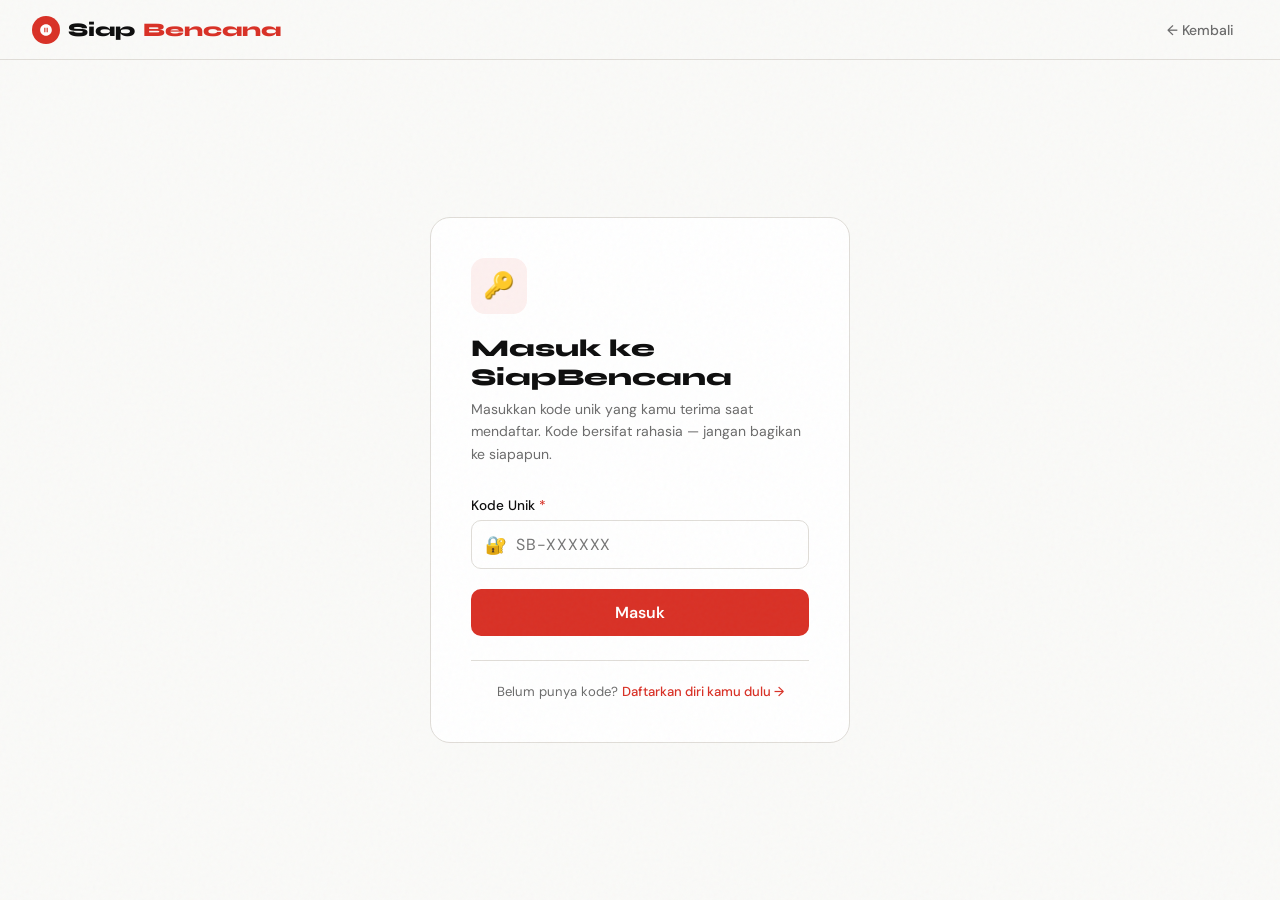
<file: pertemuan ke 6/siapbencana/admin.html>
<!DOCTYPE html>
<html lang="id">
<head>
<meta charset="UTF-8">
<meta name="viewport" content="width=device-width, initial-scale=1.0">
<title>Admin — SiapBencana</title>
<link href="https://fonts.googleapis.com/css2?family=Syne:wght@400;500;600;700;800&family=DM+Sans:wght@300;400;500&display=swap" rel="stylesheet">
<link rel="stylesheet" href="assets/css/main.css">
<link rel="stylesheet" href="assets/css/dashboard.css">
</head>
<body>

<nav>
  <a class="nav-logo" href="index.html">
    <div class="logo-dot">
      <svg viewBox="0 0 24 24"><path d="M12 2C6.48 2 2 6.48 2 12s4.48 10 10 10 10-4.48 10-10S17.52 2 12 2zm-1 14H9V8h2v8zm4 0h-2V8h2v8z"/></svg>
    </div>
    Siap<span>Bencana</span>
  </a>
  <div class="nav-tabs">
    <span class="badge badge-admin" style="padding:6px 14px;font-size:0.85rem">⚙️ Admin Panel</span>
    <button class="btn-primary" style="padding:7px 16px;font-size:0.85rem;margin-left:8px" onclick="loadAdminData()">🔄 Refresh</button>
    <button class="nav-tab nav-logout" onclick="logout()" style="margin-left:4px">Keluar →</button>
  </div>
</nav>

<div class="dashboard-wrap">
  <div class="dashboard-header">
    <div>
      <div class="dashboard-title">⚙️ Admin Dashboard</div>
      <div class="dashboard-subtitle">Kelola seluruh data relawan — verifikasi, hapus, pantau laporan</div>
    </div>
    <button class="btn-secondary" onclick="exportCSV()" style="font-size:0.85rem">📥 Export CSV</button>
  </div>

  <!-- Stats -->
  <div class="stats-grid">
    <div class="stat-card"><div class="stat-card-num" id="as-total">—</div><div class="stat-card-label">Total Relawan</div></div>
    <div class="stat-card"><div class="stat-card-num green" id="as-verified">—</div><div class="stat-card-label">Terverifikasi</div></div>
    <div class="stat-card"><div class="stat-card-num amber" id="as-pending">—</div><div class="stat-card-label">Menunggu Verifikasi</div></div>
    <div class="stat-card"><div class="stat-card-num red" id="as-flagged">—</div><div class="stat-card-label">Dilaporkan</div></div>
    <div class="stat-card"><div class="stat-card-num green" id="as-aktif">—</div><div class="stat-card-label">Status Siap</div></div>
    <div class="stat-card"><div class="stat-card-num blue" id="as-kota">—</div><div class="stat-card-label">Kota Terjangkau</div></div>
  </div>

  <!-- Tabs -->
  <div class="dash-tabs">
    <button class="dash-tab active" data-tab="semua" onclick="switchAdminTab('semua')">📋 Semua Relawan</button>
    <button class="dash-tab" data-tab="pending" onclick="switchAdminTab('pending')">⏳ Antrian Verifikasi</button>
    <button class="dash-tab" data-tab="flagged" onclick="switchAdminTab('flagged')">🚩 Laporan Masuk</button>
    <button class="dash-tab" data-tab="koordinator" onclick="switchAdminTab('koordinator')">🗺️ Kelola Koordinator</button>
  </div>

  <!-- Panel Semua -->
  <div id="admin-panel-semua" class="dash-panel">
    <div class="dash-search-bar">
      <input class="dash-search-input" id="admin-search" type="text" placeholder="Cari nama, kota, keahlian..." oninput="filterAllTable()">
    </div>
    <div class="data-table-wrap">
      <table class="data-table">
        <thead>
          <tr>
            <th>Kode</th><th>Nama</th><th>Keahlian</th><th>Kota</th>
            <th>Verifikasi</th><th>Status</th><th>Flag</th><th>Aksi</th>
          </tr>
        </thead>
        <tbody id="admin-table-body">
          <tr><td colspan="8" style="text-align:center;padding:2rem;color:var(--grey)">Memuat data...</td></tr>
        </tbody>
      </table>
    </div>
  </div>

  <!-- Panel Pending -->
  <div id="admin-panel-pending" class="dash-panel" style="display:none">
    <div style="background:var(--amber-light);border:1px solid #FAC775;border-radius:10px;padding:1rem;margin-bottom:1rem;font-size:0.875rem;color:var(--amber)">
      ⚠️ Relawan di bawah ini belum diverifikasi. Hubungi mereka via telepon untuk konfirmasi keahlian, lalu klik <strong>Approve</strong>.
    </div>
    <div class="data-table-wrap">
      <table class="data-table">
        <thead>
          <tr><th>Kode</th><th>Nama</th><th>Keahlian</th><th>Lokasi</th><th>Kontak</th><th>Aksi</th></tr>
        </thead>
        <tbody id="pending-table-body"></tbody>
      </table>
    </div>
  </div>

  <!-- Panel Flagged -->
  <div id="admin-panel-flagged" class="dash-panel" style="display:none">
    <div style="background:var(--red-light);border:1px solid var(--red-mid);border-radius:10px;padding:1rem;margin-bottom:1rem;font-size:0.875rem;color:var(--red-dark)">
      🚩 Profil yang dilaporkan 3+ kali perlu segera ditinjau. Hapus jika terbukti tidak valid.
    </div>
    <div class="data-table-wrap">
      <table class="data-table">
        <thead>
          <tr><th>Nama</th><th>Keahlian</th><th>Kota</th><th>Jumlah Laporan</th><th>Aksi</th></tr>
        </thead>
        <tbody id="flag-table-body"></tbody>
      </table>
    </div>
  </div>

  <!-- Panel Koordinator -->
  <div id="admin-panel-koordinator" class="dash-panel" style="display:none">
    <div class="section-card">
      <div class="section-card-title">➕ Tambah Akun Koordinator</div>
      <p style="font-size:0.875rem;color:var(--grey);margin-bottom:1rem">Koordinator mendapat kode unik format <code>KOORD-XXXXX</code> yang digunakan untuk login.</p>
      <div class="form-grid">
        <div class="form-group">
          <label class="form-label">Nama Koordinator <span>*</span></label>
          <input class="form-input" id="koord-add-nama" type="text" placeholder="Nama lengkap">
        </div>
        <div class="form-group">
          <label class="form-label">Instansi / Organisasi</label>
          <input class="form-input" id="koord-add-instansi" type="text" placeholder="BPBD, PMI, dll">
        </div>
        <div class="form-group">
          <label class="form-label">Wilayah Kerja</label>
          <input class="form-input" id="koord-add-wilayah" type="text" placeholder="Kota / Kabupaten">
        </div>
        <div class="form-group">
          <label class="form-label">Kontak</label>
          <input class="form-input" id="koord-add-kontak" type="text" placeholder="Nomor HP">
        </div>
      </div>
      <button class="btn-primary" onclick="tambahKoordinator()">➕ Buat Akun Koordinator</button>
      <div id="koord-add-result" style="margin-top:1rem"></div>
    </div>
  </div>
</div>

<!-- Modal Hapus -->
<div class="modal-overlay" id="modal-hapus">
  <div class="modal">
    <h3>🗑 Hapus Data?</h3>
    <p>Kamu akan menghapus data <strong id="hapus-nama">ini</strong> secara permanen dari database. Tindakan ini tidak bisa dibatalkan.</p>
    <div class="modal-btns">
      <button class="modal-cancel" onclick="closeModalHapus()">Batal</button>
      <button class="modal-confirm" onclick="doHapus()">Ya, Hapus</button>
    </div>
  </div>
</div>

<div class="toast" id="toast"></div>

<script src="assets/js/utils.js"></script>
<script src="assets/js/api.js"></script>
<script src="assets/js/auth.js"></script>
<script src="assets/js/dashboard-admin.js"></script>
<script>
  document.addEventListener('DOMContentLoaded', function() {
    if (!requireLogin(['admin'])) return;
    initDashboardAdmin();
  });

  function switchAdminTab(tab) {
    document.querySelectorAll('.dash-tab').forEach(t => t.classList.remove('active'));
    document.querySelectorAll('.dash-panel').forEach(p => p.style.display = 'none');
    document.querySelector(`[data-tab="${tab}"]`)?.classList.add('active');
    document.getElementById('admin-panel-' + tab).style.display = 'block';
  }

  function tambahKoordinator() {
    const nama = document.getElementById('koord-add-nama').value.trim();
    if (!nama) { showToast('Nama koordinator wajib diisi.', 'error'); return; }

    const kode = 'KOORD-' + Math.random().toString(36).slice(2,7).toUpperCase();
    const data = {
      nama,
      instansi: document.getElementById('koord-add-instansi').value.trim(),
      wilayah:  document.getElementById('koord-add-wilayah').value.trim(),
      kontak:   document.getElementById('koord-add-kontak').value.trim(),
      kode
    };

    apiPost({ action: 'addKoordinator', ...data }).then(() => {
      document.getElementById('koord-add-result').innerHTML = `
        <div style="background:var(--green-light);border:1px solid #9FD4B8;border-radius:10px;padding:1rem">
          <div style="font-weight:600;color:var(--green);margin-bottom:6px">✅ Koordinator berhasil ditambahkan!</div>
          <div style="font-size:0.875rem;color:var(--green)">
            Nama: <strong>${nama}</strong><br>
            Kode Login: <code style="background:white;padding:3px 10px;border-radius:4px;font-size:1rem;font-weight:700">${kode}</code><br>
            <span style="font-size:0.8rem;margin-top:4px;display:block">Bagikan kode ini kepada koordinator secara pribadi.</span>
          </div>
        </div>`;
      // Reset form
      ['koord-add-nama','koord-add-instansi','koord-add-wilayah','koord-add-kontak'].forEach(id => {
        document.getElementById(id).value = '';
      });
    }).catch(() => showToast('Gagal tambah koordinator.', 'error'));
  }
</script>
</body>
</html>
</file>
<file: pertemuan ke 6/siapbencana/assets/css/main.css>
/* ================================================================
   SIAPBENCANA — main.css
   Style global: variabel warna, reset, nav, layout dasar, toast
   ================================================================ */

:root {
  --red:          #D93025;
  --red-dark:     #A51E15;
  --red-light:    #FDF0EF;
  --red-mid:      #F5C2BE;
  --black:        #0D0D0D;
  --white:        #FAFAF8;
  --grey:         #6B6B6B;
  --grey-light:   #F0EEEB;
  --grey-border:  #E0DDD8;
  --green:        #1A7A4A;
  --green-light:  #EAF5EE;
  --amber:        #C47B00;
  --amber-light:  #FFF8E6;
  --blue:         #185FA5;
  --blue-light:   #EBF3FB;
  --purple:       #534AB7;
  --purple-light: #EEEDFE;
}

* { box-sizing: border-box; margin: 0; padding: 0; }

body {
  font-family: 'DM Sans', sans-serif;
  background: var(--white);
  color: var(--black);
  min-height: 100vh;
  overflow-x: hidden;
}

/* ── Noise texture ── */
body::before {
  content: '';
  position: fixed; inset: 0;
  background-image: url("data:image/svg+xml,%3Csvg viewBox='0 0 256 256' xmlns='http://www.w3.org/2000/svg'%3E%3Cfilter id='n'%3E%3CfeTurbulence type='fractalNoise' baseFrequency='0.9' numOctaves='4' stitchTiles='stitch'/%3E%3C/filter%3E%3Crect width='100%25' height='100%25' filter='url(%23n)' opacity='0.03'/%3E%3C/svg%3E");
  pointer-events: none; z-index: 1000;
}

/* ── NAV ── */
nav {
  position: sticky; top: 0; z-index: 100;
  background: rgba(250,250,248,0.93);
  backdrop-filter: blur(12px);
  border-bottom: 1px solid var(--grey-border);
  padding: 0 2rem;
  display: flex; align-items: center; justify-content: space-between;
  height: 60px;
}

.nav-logo {
  font-family: 'Syne', sans-serif;
  font-weight: 800; font-size: 1.2rem;
  display: flex; align-items: center; gap: 8px;
  text-decoration: none; color: var(--black);
}
.nav-logo span { color: var(--red); }

.logo-dot {
  width: 28px; height: 28px; border-radius: 50%;
  background: var(--red);
  display: flex; align-items: center; justify-content: center;
  animation: pulse 2s ease-in-out infinite;
}
.logo-dot svg { width: 14px; fill: white; }

@keyframes pulse {
  0%,100% { box-shadow: 0 0 0 0 rgba(217,48,37,0.4); }
  50%      { box-shadow: 0 0 0 8px rgba(217,48,37,0); }
}

.nav-tabs { display: flex; gap: 4px; align-items: center; }

.nav-tab {
  padding: 6px 14px; border-radius: 6px; font-size: 0.875rem;
  border: none; background: transparent; cursor: pointer;
  font-family: 'DM Sans', sans-serif; font-weight: 500;
  color: var(--grey); transition: all 0.15s; text-decoration: none;
  display: inline-flex; align-items: center;
}
.nav-tab:hover, .nav-tab.active { background: var(--grey-light); color: var(--black); }
.nav-tab.active { color: var(--red); }
.nav-tab.nav-cta {
  background: var(--red); color: white; margin-left: 6px;
}
.nav-tab.nav-cta:hover { background: var(--red-dark); }
.nav-tab.nav-logout {
  background: var(--grey-light); color: var(--grey);
}
.nav-tab.nav-logout:hover { background: #e8e5e0; color: var(--black); }

/* ── Live dot ── */
.live-dot {
  width: 7px; height: 7px; border-radius: 50%; background: var(--red);
  animation: blink 1.2s ease-in-out infinite; flex-shrink: 0;
}
@keyframes blink { 0%,100%{opacity:1} 50%{opacity:0.3} }

/* ── Animations ── */
@keyframes fadeDown {
  from{opacity:0;transform:translateY(-12px)} to{opacity:1;transform:translateY(0)}
}
@keyframes fadeUp {
  from{opacity:0;transform:translateY(16px)} to{opacity:1;transform:translateY(0)}
}
@keyframes spin { to { transform: rotate(360deg); } }

/* ── Loading / Spinner ── */
.loading {
  display: flex; align-items: center; justify-content: center;
  padding: 4rem; gap: 12px; color: var(--grey);
}
.spinner {
  width: 20px; height: 20px;
  border: 2px solid var(--grey-border);
  border-top-color: var(--red); border-radius: 50%;
  animation: spin 0.7s linear infinite; flex-shrink: 0;
}

/* ── Empty state ── */
.empty-state {
  text-align: center; padding: 4rem 2rem; color: var(--grey);
}
.empty-icon { font-size: 3rem; margin-bottom: 1rem; }
.empty-state h3 {
  font-family: 'Syne', sans-serif; color: var(--black); margin-bottom: 0.5rem;
}
.empty-state p { font-size: 0.9rem; }

/* ── Toast ── */
.toast {
  position: fixed; bottom: 2rem; left: 50%; transform: translateX(-50%);
  background: var(--black); color: white; padding: 12px 20px;
  border-radius: 10px; font-size: 0.875rem; z-index: 9999;
  opacity: 0; transition: opacity 0.3s; pointer-events: none;
  white-space: nowrap; font-family: 'DM Sans', sans-serif;
}
.toast.show { opacity: 1; }

/* ── Buttons ── */
.btn-primary {
  background: var(--red); color: white; border: none;
  padding: 11px 24px; border-radius: 8px; font-size: 0.9rem;
  font-weight: 500; cursor: pointer; font-family: 'DM Sans', sans-serif;
  transition: all 0.15s; display: inline-flex; align-items: center; gap: 8px;
}
.btn-primary:hover { background: var(--red-dark); transform: translateY(-1px); }
.btn-primary:disabled { opacity: 0.5; cursor: not-allowed; transform: none; }

.btn-secondary {
  background: transparent; color: var(--black);
  border: 1.5px solid var(--grey-border);
  padding: 11px 24px; border-radius: 8px; font-size: 0.9rem;
  font-weight: 500; cursor: pointer; font-family: 'DM Sans', sans-serif;
  transition: all 0.15s; display: inline-flex; align-items: center; gap: 8px;
}
.btn-secondary:hover { border-color: var(--black); transform: translateY(-1px); }

.btn-success {
  background: var(--green); color: white; border: none;
  padding: 7px 14px; border-radius: 6px; font-size: 0.8rem;
  font-weight: 500; cursor: pointer; font-family: 'DM Sans', sans-serif;
  transition: background 0.15s;
}
.btn-success:hover { background: #145c38; }

.btn-danger {
  background: #FCEBEB; color: var(--red); border: none;
  padding: 7px 14px; border-radius: 6px; font-size: 0.8rem;
  font-weight: 500; cursor: pointer; font-family: 'DM Sans', sans-serif;
  transition: background 0.15s;
}
.btn-danger:hover { background: var(--red); color: white; }

.btn-warning {
  background: var(--amber-light); color: var(--amber); border: none;
  padding: 7px 14px; border-radius: 6px; font-size: 0.8rem;
  font-weight: 500; cursor: pointer; font-family: 'DM Sans', sans-serif;
}

/* ── Forms ── */
.form-input, .form-select {
  width: 100%; padding: 11px 14px;
  border: 1.5px solid var(--grey-border); border-radius: 8px;
  font-size: 0.95rem; font-family: 'DM Sans', sans-serif;
  outline: none; transition: border-color 0.15s;
  background: white; color: var(--black);
}
.form-input:focus, .form-select:focus { border-color: var(--red); }
.form-label {
  display: block; font-size: 0.85rem; font-weight: 500;
  margin-bottom: 6px; color: var(--black);
}
.form-label span { color: var(--red); }
.form-group { margin-bottom: 1.25rem; }
.form-grid { display: grid; grid-template-columns: 1fr 1fr; gap: 16px; }

/* ── Badges ── */
.badge {
  display: inline-block; font-size: 0.72rem; padding: 3px 9px;
  border-radius: 99px; font-weight: 500;
}
.badge-verified   { background: var(--green-light); color: var(--green); }
.badge-unverified { background: var(--grey-light);  color: var(--grey); }
.badge-siap       { background: var(--green-light); color: var(--green); }
.badge-terbatas   { background: var(--amber-light); color: var(--amber); }
.badge-nonaktif   { background: #F3F4F6; color: #6B7280; }
.badge-admin      { background: var(--red-light);   color: var(--red); }
.badge-koord      { background: var(--blue-light);  color: var(--blue); }
.badge-relawan    { background: var(--purple-light);color: var(--purple); }

/* ── Skill colors ── */
.skill-medis      { background: #FDE8E8; color: #B91C1C; }
.skill-logistik   { background: #FEF3C7; color: #92400E; }
.skill-teknik     { background: #DBEAFE; color: #1E40AF; }
.skill-komunikasi { background: #D1FAE5; color: #065F46; }
.skill-psikologi  { background: #EDE9FE; color: #5B21B6; }
.skill-lainnya    { background: #F3F4F6; color: #374151; }

.avatar-medis      { background: #FDE8E8; color: #B91C1C; }
.avatar-logistik   { background: #FEF3C7; color: #92400E; }
.avatar-teknik     { background: #DBEAFE; color: #1E40AF; }
.avatar-komunikasi { background: #D1FAE5; color: #065F46; }
.avatar-psikologi  { background: #EDE9FE; color: #5B21B6; }
.avatar-lainnya    { background: #F3F4F6; color: #374151; }

/* ── Modal ── */
.modal-overlay {
  position: fixed; inset: 0; background: rgba(0,0,0,0.5);
  z-index: 200; display: none; align-items: center;
  justify-content: center; padding: 1rem;
}
.modal-overlay.open { display: flex; }
.modal {
  background: white; border-radius: 16px; padding: 2rem;
  max-width: 440px; width: 100%; animation: fadeUp 0.3s ease both;
}
.modal h3 {
  font-family: 'Syne', sans-serif; font-weight: 700;
  margin-bottom: 0.5rem;
}
.modal p { color: var(--grey); font-size: 0.9rem; line-height: 1.6; margin-bottom: 1.25rem; }
.modal-btns { display: flex; gap: 10px; }
.modal-btns button {
  flex: 1; padding: 10px; border-radius: 8px;
  cursor: pointer; font-family: 'DM Sans', sans-serif; font-size: 0.9rem;
}
.modal-cancel { background: var(--grey-light); border: none; color: var(--black); }
.modal-confirm { background: var(--red); border: none; color: white; font-weight: 500; }

/* ── Responsive ── */
@media(max-width: 600px) {
  nav { padding: 0 1rem; }
  .form-grid { grid-template-columns: 1fr; }
  .nav-tabs .nav-tab span.label { display: none; }
}
</file>
<file: pertemuan ke 6/siapbencana/assets/css/dashboard.css>
/* ================================================================
   SIAPBENCANA — dashboard.css
   Style khusus dashboard: semua role (relawan, koordinator, admin)
   ================================================================ */

/* ── Layout Dashboard ── */
.dashboard-wrap {
  max-width: 1000px; margin: 0 auto; padding: 2rem 1.5rem;
}

.dashboard-header {
  display: flex; align-items: flex-start;
  justify-content: space-between; flex-wrap: wrap;
  gap: 12px; margin-bottom: 2rem;
  padding-bottom: 1.25rem;
  border-bottom: 1px solid var(--grey-border);
}

.dashboard-title {
  font-family: 'Syne', sans-serif;
  font-size: 1.5rem; font-weight: 800; color: var(--black);
}
.dashboard-subtitle {
  font-size: 0.875rem; color: var(--grey); margin-top: 4px;
}

.dashboard-role-badge {
  padding: 6px 14px; border-radius: 99px;
  font-size: 0.8rem; font-weight: 600;
}

/* ── Stats Grid ── */
.stats-grid {
  display: grid;
  grid-template-columns: repeat(auto-fit, minmax(160px, 1fr));
  gap: 12px; margin-bottom: 2rem;
}

.stat-card {
  background: white; border: 1px solid var(--grey-border);
  border-radius: 12px; padding: 1.25rem 1rem; text-align: center;
  transition: all 0.2s;
}
.stat-card:hover { border-color: var(--red-mid); transform: translateY(-1px); }
.stat-card-num {
  font-family: 'Syne', sans-serif; font-size: 2rem;
  font-weight: 800; color: var(--black); line-height: 1;
}
.stat-card-num.red    { color: var(--red); }
.stat-card-num.green  { color: var(--green); }
.stat-card-num.amber  { color: var(--amber); }
.stat-card-num.blue   { color: var(--blue); }
.stat-card-label {
  font-size: 0.78rem; color: var(--grey); margin-top: 6px; line-height: 1.3;
}

/* ── Tabs inside dashboard ── */
.dash-tabs {
  display: flex; gap: 4px; margin-bottom: 1.5rem;
  border-bottom: 1px solid var(--grey-border);
  overflow-x: auto;
}
.dash-tab {
  padding: 8px 16px; border: none; background: transparent;
  cursor: pointer; font-family: 'DM Sans', sans-serif;
  font-size: 0.875rem; font-weight: 500; color: var(--grey);
  border-bottom: 2px solid transparent; margin-bottom: -1px;
  transition: all 0.15s; white-space: nowrap;
}
.dash-tab:hover { color: var(--black); }
.dash-tab.active { color: var(--red); border-bottom-color: var(--red); }

/* ── Profile Card (Relawan) ── */
.profile-card {
  background: white; border: 1px solid var(--grey-border);
  border-radius: 14px; padding: 1.5rem; margin-bottom: 1.5rem;
}
.profile-card-top {
  display: flex; align-items: center; gap: 16px; margin-bottom: 1.25rem;
}
.profile-avatar {
  width: 60px; height: 60px; border-radius: 50%;
  display: flex; align-items: center; justify-content: center;
  font-family: 'Syne', sans-serif; font-weight: 700;
  font-size: 1.3rem; flex-shrink: 0;
}
.profile-info-name {
  font-family: 'Syne', sans-serif; font-weight: 700;
  font-size: 1.1rem; margin-bottom: 4px;
}
.profile-info-kode {
  font-size: 0.78rem; color: var(--grey);
  font-family: monospace; background: var(--grey-light);
  padding: 2px 8px; border-radius: 4px;
}
.profile-fields { display: grid; grid-template-columns: 1fr 1fr; gap: 12px; }
.profile-field label {
  font-size: 0.78rem; color: var(--grey); display: block; margin-bottom: 3px;
}
.profile-field p {
  font-size: 0.9rem; font-weight: 500; color: var(--black);
}

/* ── Badge Level (gamifikasi) ── */
.badge-level-wrap {
  background: white; border: 1px solid var(--grey-border);
  border-radius: 14px; padding: 1.25rem; margin-bottom: 1.5rem;
}
.badge-level-title {
  font-family: 'Syne', sans-serif; font-weight: 700;
  font-size: 0.95rem; margin-bottom: 1rem;
}
.badge-levels { display: flex; gap: 12px; flex-wrap: wrap; }
.badge-level-item {
  display: flex; flex-direction: column; align-items: center;
  gap: 6px; opacity: 0.3; transition: opacity 0.2s;
}
.badge-level-item.earned { opacity: 1; }
.badge-level-icon {
  width: 52px; height: 52px; border-radius: 50%;
  display: flex; align-items: center; justify-content: center;
  font-size: 1.4rem; border: 2px solid var(--grey-border);
}
.badge-level-item.earned .badge-level-icon { border-color: var(--amber); }
.badge-level-name { font-size: 0.72rem; color: var(--grey); font-weight: 500; }

/* ── Table (Admin) ── */
.data-table-wrap { overflow-x: auto; }
.data-table {
  width: 100%; border-collapse: collapse;
  font-size: 0.875rem;
}
.data-table th {
  background: var(--grey-light); padding: 10px 12px;
  text-align: left; font-weight: 600; font-size: 0.78rem;
  color: var(--grey); border-bottom: 1px solid var(--grey-border);
  white-space: nowrap;
}
.data-table td {
  padding: 10px 12px; border-bottom: 1px solid #F5F5F5;
  vertical-align: middle;
}
.data-table tr:hover td { background: var(--grey-light); }
.data-table .action-btns { display: flex; gap: 6px; flex-wrap: wrap; }

/* ── Search bar (Koordinator & Admin) ── */
.dash-search-bar {
  display: flex; gap: 10px; margin-bottom: 1.25rem; flex-wrap: wrap;
}
.dash-search-input {
  flex: 1; min-width: 180px;
  padding: 10px 14px; border: 1.5px solid var(--grey-border);
  border-radius: 8px; font-size: 0.9rem;
  font-family: 'DM Sans', sans-serif;
  outline: none; transition: border-color 0.15s; background: white;
}
.dash-search-input:focus { border-color: var(--red); }
.dash-search-select {
  padding: 10px 14px; border: 1.5px solid var(--grey-border);
  border-radius: 8px; font-size: 0.9rem;
  font-family: 'DM Sans', sans-serif;
  outline: none; background: white; cursor: pointer;
  min-width: 150px;
}
.dash-search-select:focus { border-color: var(--red); }

/* ── Relawan Cards (Koordinator view - nomor HP visible) ── */
.koord-cards { display: grid; grid-template-columns: repeat(auto-fill, minmax(280px,1fr)); gap: 14px; }
.koord-card {
  background: white; border: 1px solid var(--grey-border);
  border-radius: 12px; padding: 1.1rem;
  transition: all 0.2s;
}
.koord-card:hover { border-color: var(--blue-light); transform: translateY(-1px); box-shadow: 0 6px 20px rgba(0,0,0,0.06); }
.koord-card-head { display: flex; align-items: center; gap: 10px; margin-bottom: 0.75rem; }
.koord-avatar {
  width: 40px; height: 40px; border-radius: 50%;
  display: flex; align-items: center; justify-content: center;
  font-weight: 700; font-size: 0.9rem; font-family: 'Syne', sans-serif;
  flex-shrink: 0;
}
.koord-card-name { font-weight: 600; font-size: 0.95rem; }
.koord-card-skill { font-size: 0.75rem; color: var(--grey); }
.koord-card-info { font-size: 0.82rem; color: var(--grey); line-height: 1.7; margin-bottom: 0.75rem; }
.koord-card-kontak {
  background: var(--blue-light); border-radius: 8px;
  padding: 8px 12px; display: flex; align-items: center;
  justify-content: space-between;
}
.koord-card-kontak span { font-weight: 600; font-size: 0.85rem; color: var(--blue); }

/* ── Dispatch form (Koordinator) ── */
.dispatch-form {
  background: var(--blue-light); border: 1px solid #C0D8F0;
  border-radius: 12px; padding: 1.25rem; margin-bottom: 1.5rem;
}
.dispatch-form h3 {
  font-family: 'Syne', sans-serif; font-weight: 700;
  margin-bottom: 1rem; color: var(--blue);
}

/* ── Section card ── */
.section-card {
  background: white; border: 1px solid var(--grey-border);
  border-radius: 14px; padding: 1.5rem; margin-bottom: 1.5rem;
}
.section-card-title {
  font-family: 'Syne', sans-serif; font-weight: 700;
  font-size: 1rem; margin-bottom: 1rem;
  display: flex; align-items: center; gap: 8px;
}

/* ── Status toggle ── */
.status-toggle {
  display: flex; gap: 6px;
}
.status-toggle button {
  padding: 6px 14px; border-radius: 99px; font-size: 0.8rem;
  font-weight: 500; border: 1.5px solid; cursor: pointer;
  font-family: 'DM Sans', sans-serif; transition: all 0.15s;
}

/* ── Responsive ── */
@media(max-width: 600px) {
  .dashboard-wrap { padding: 1.25rem; }
  .profile-fields { grid-template-columns: 1fr; }
  .stats-grid { grid-template-columns: repeat(2, 1fr); }
  .data-table { font-size: 0.8rem; }
  .data-table th, .data-table td { padding: 8px; }
}
</file>
